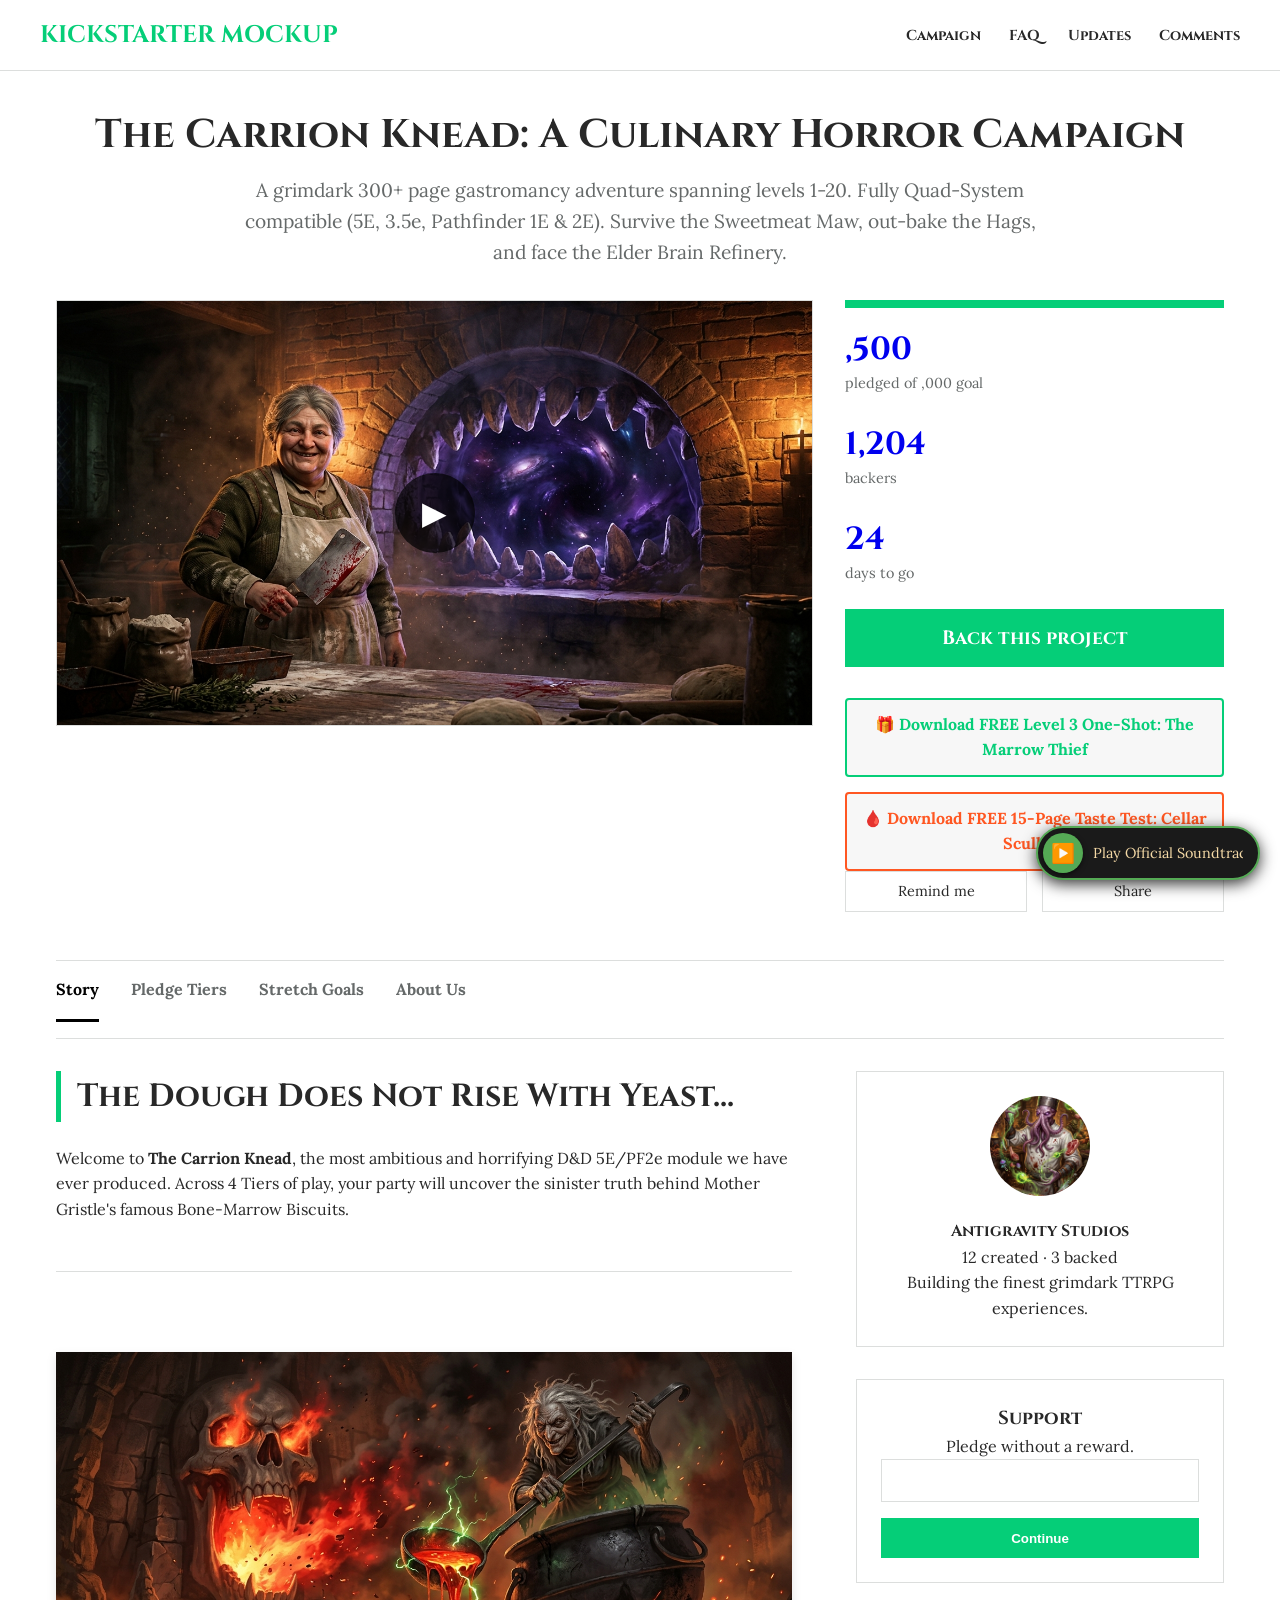
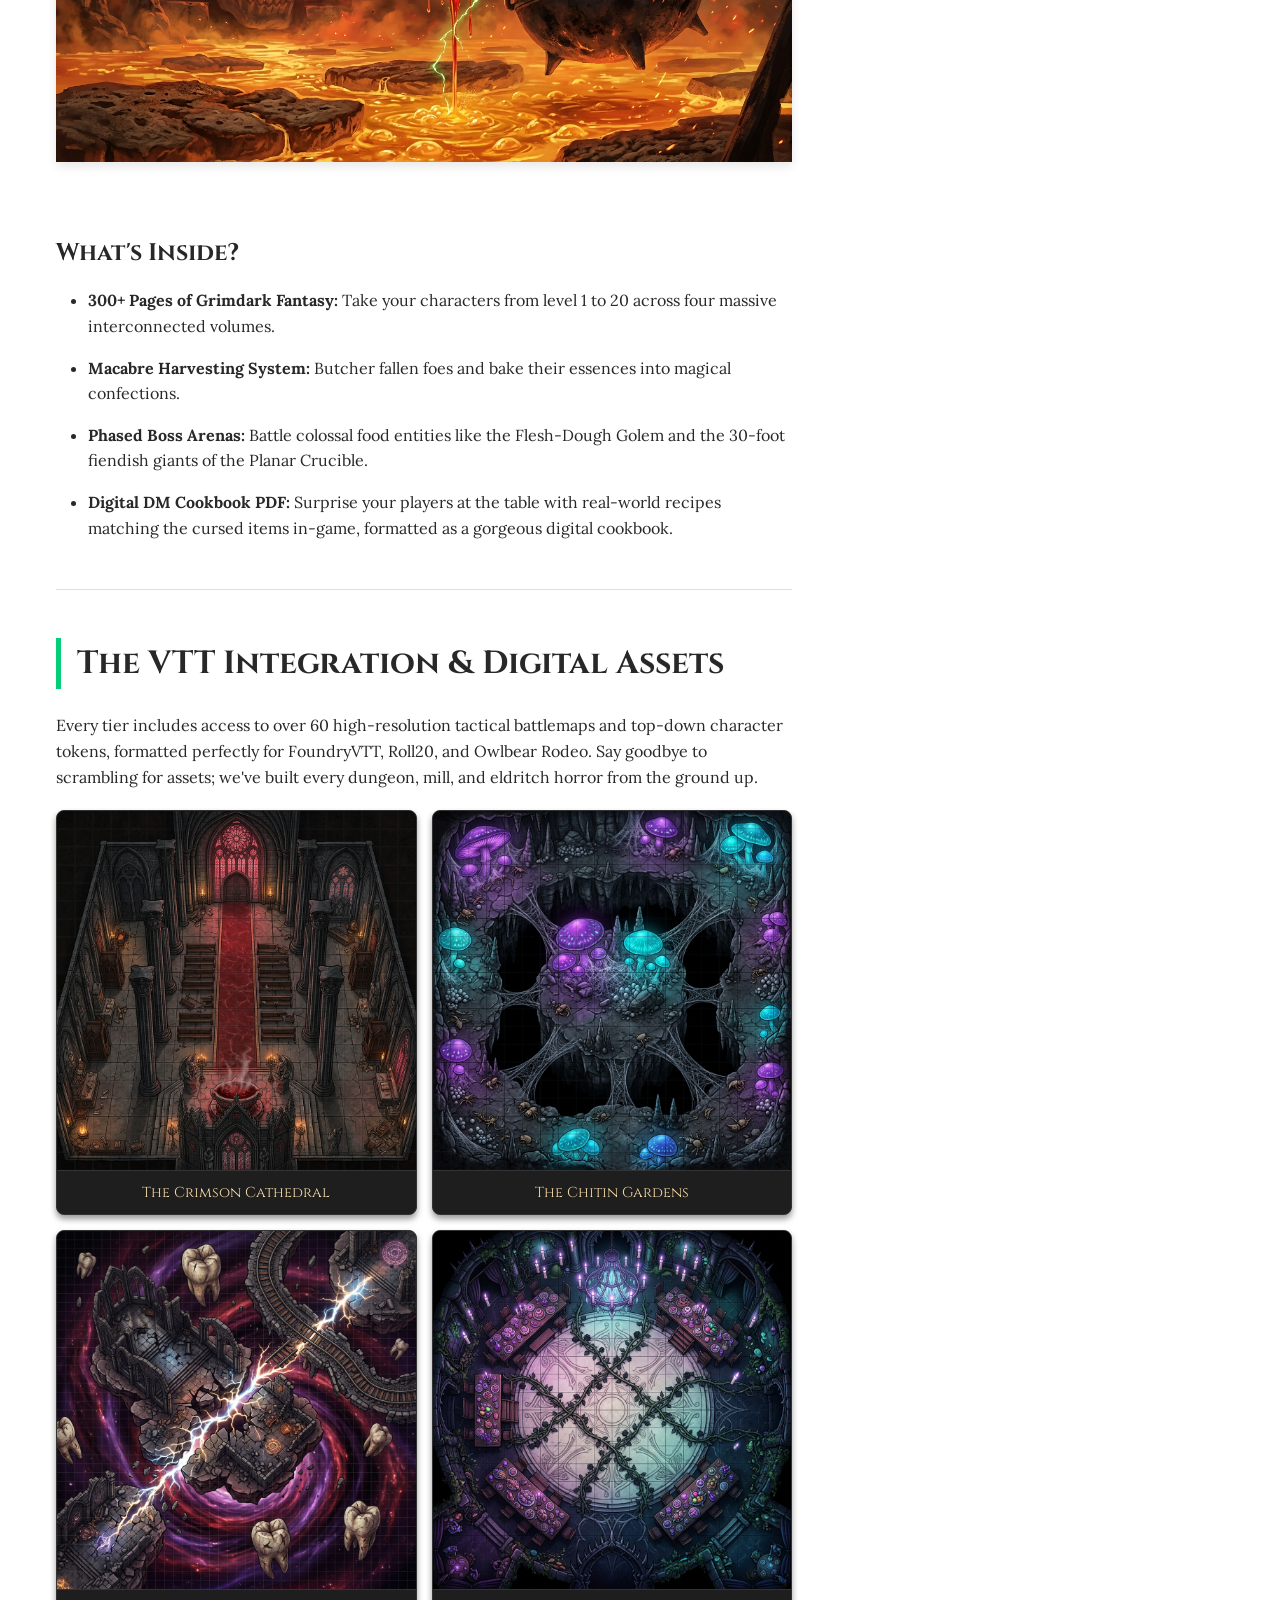
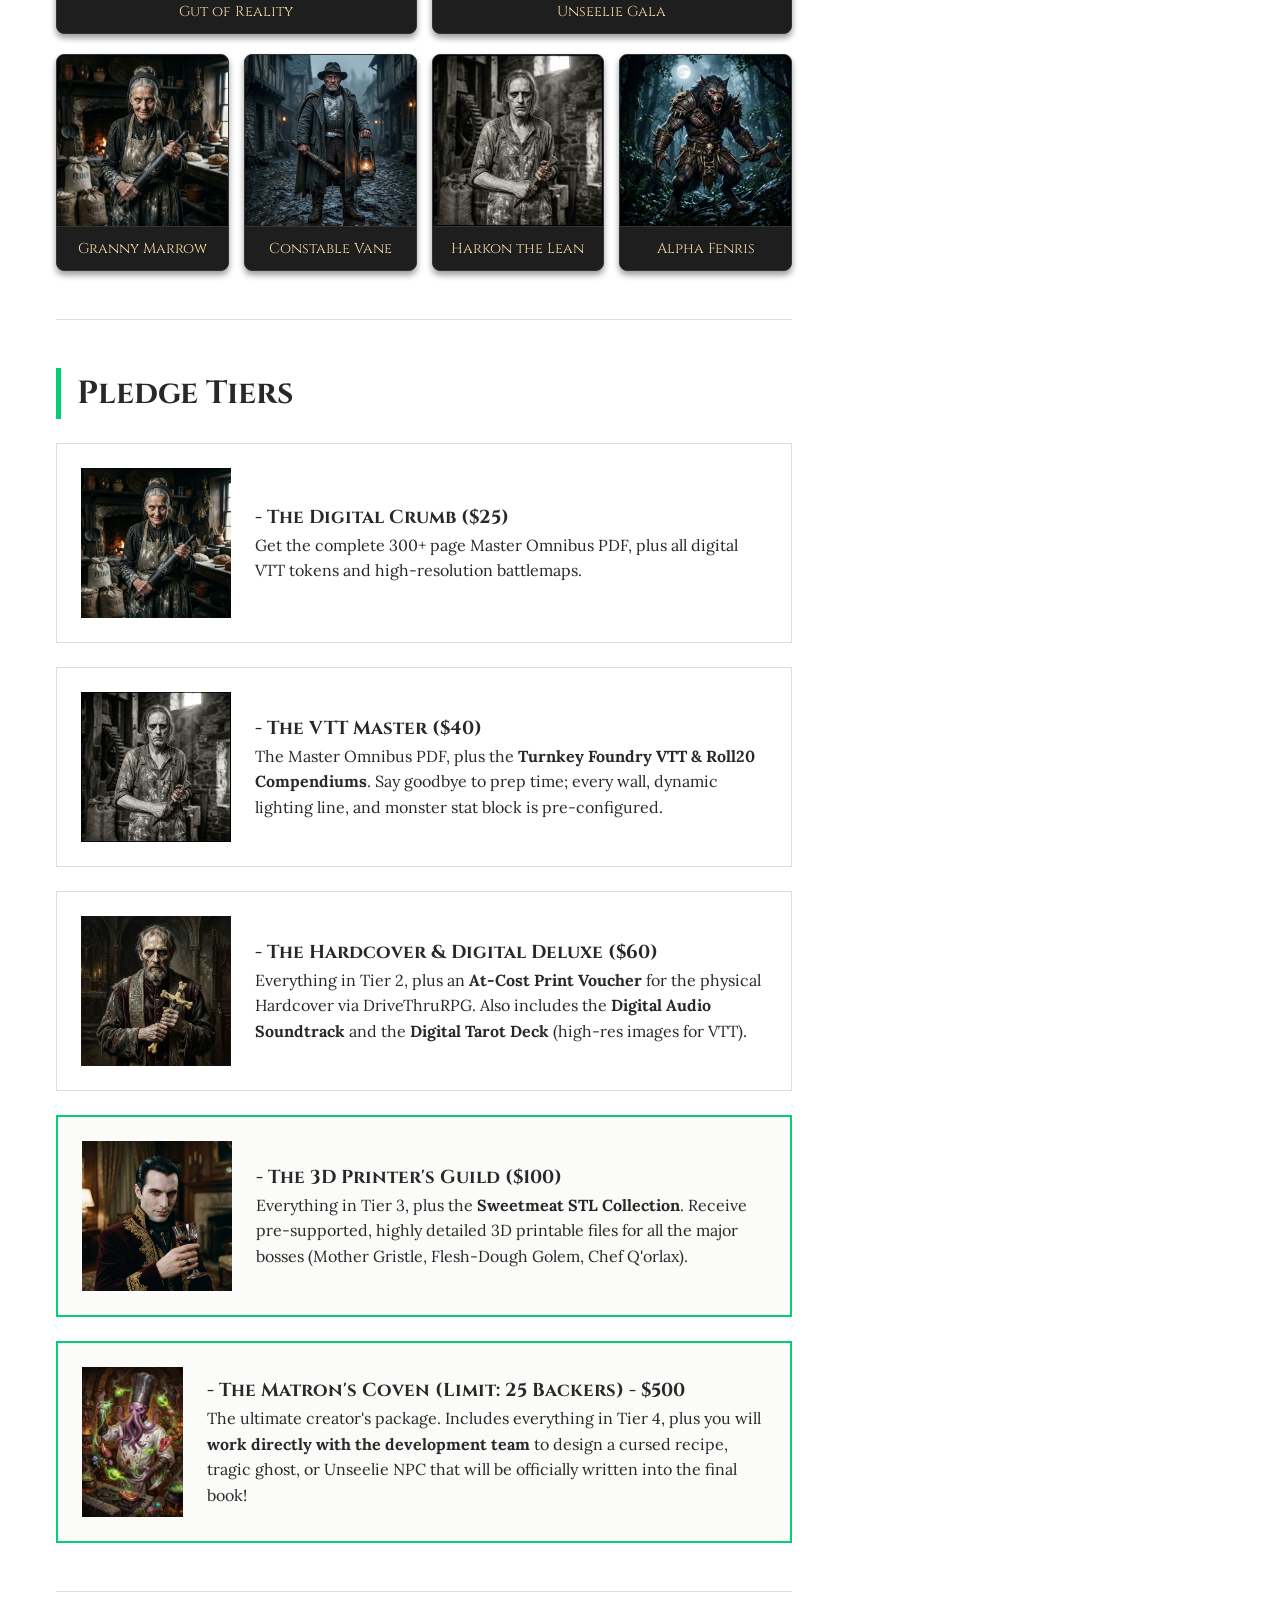
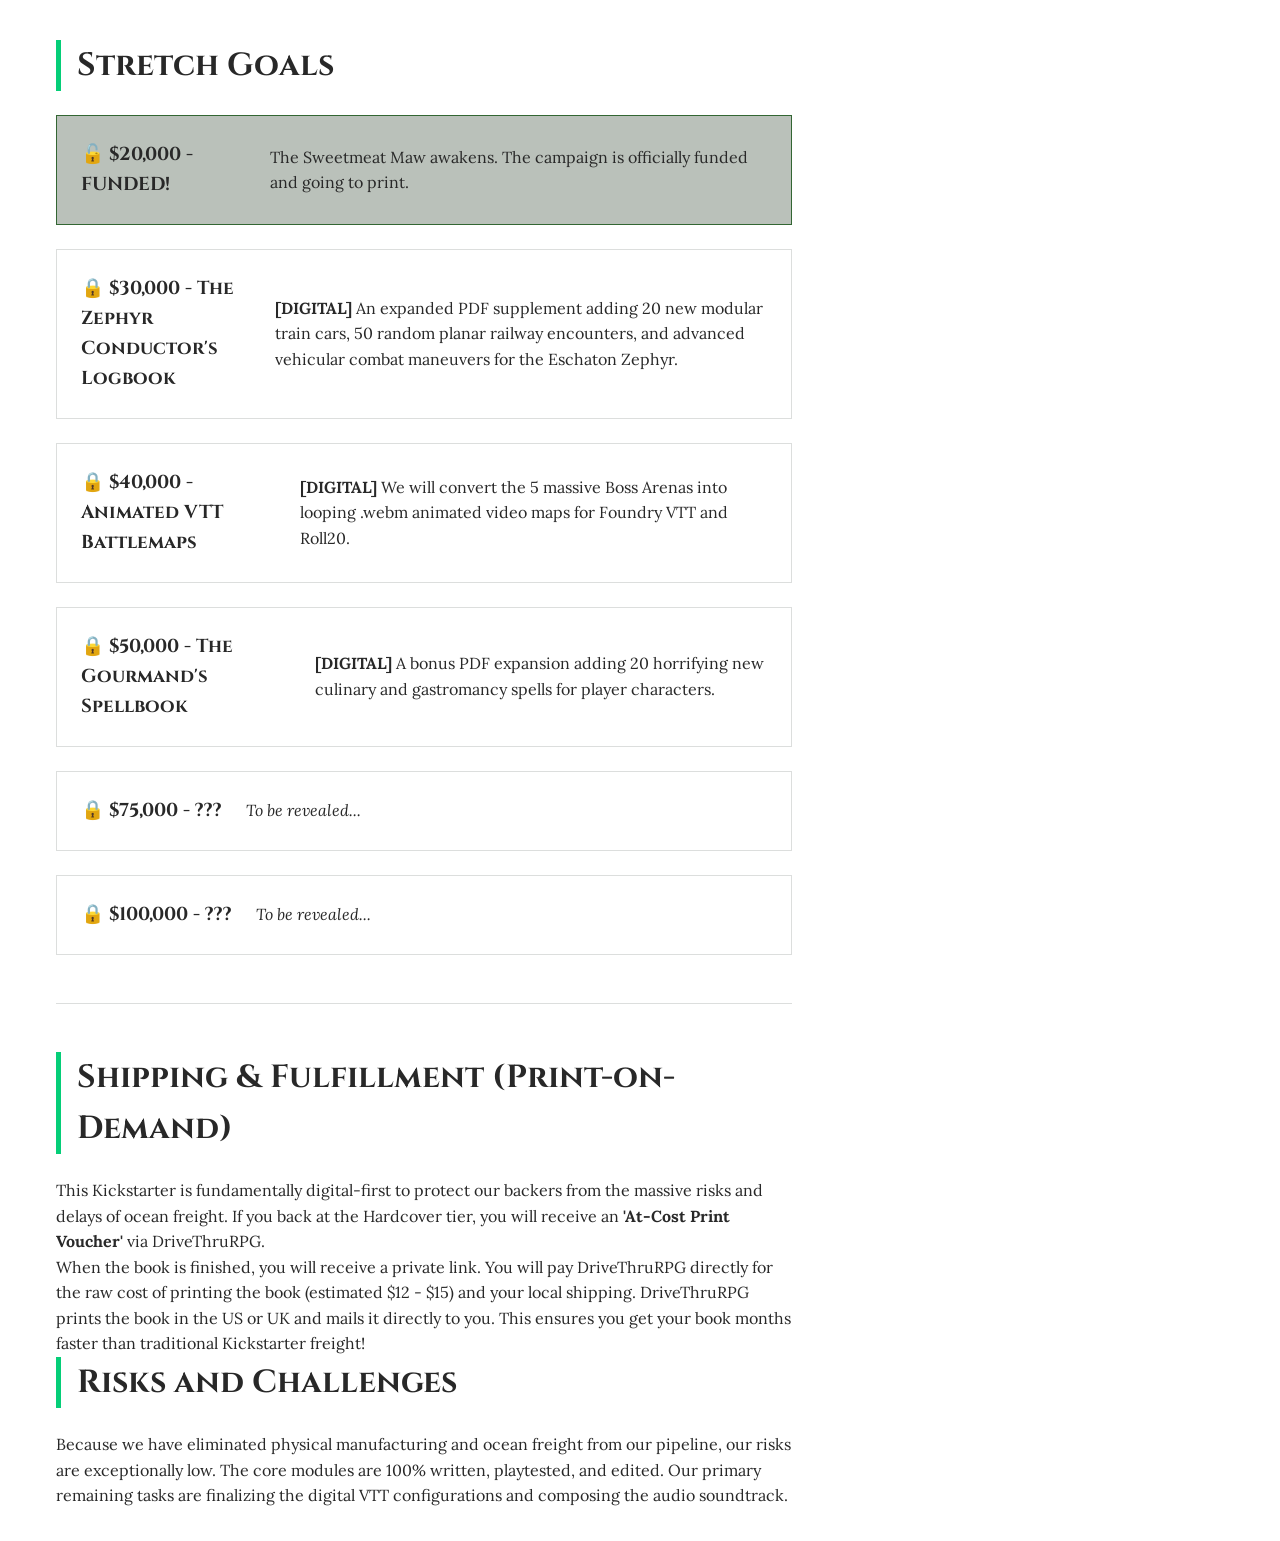
<file: index.html>
<!DOCTYPE html>
<html lang="en">
<head>
    <meta charset="UTF-8">
    <meta name="viewport" content="width=device-width, initial-scale=1.0">
    <title>The Carrion Knead - Kickstarter</title>
    <link rel="stylesheet" href="styles.css">
    <link href="https://fonts.googleapis.com/css2?family=Cinzel:wght@700&family=Lora:ital,wght@0,400;0,700;1,400&display=swap" rel="stylesheet">
</head>
<body>
    <header class="ks-header">
        <div class="ks-nav">
            <span class="logo">KICKSTARTER MOCKUP</span>
            <div class="nav-links">
                <a href="#">Campaign</a>
                <a href="#">FAQ</a>
                <a href="#">Updates</a>
                <a href="#">Comments</a>
            </div>
        </div>
    </header>

    <main class="project-container">
        <section class="hero-section">
            <h1 class="project-title">The Carrion Knead: A Culinary Horror Campaign</h1>
            <p class="project-subtitle">A grimdark 300+ page gastromancy adventure spanning levels 1-20. Fully Quad-System compatible (5E, 3.5e, Pathfinder 1E & 2E). Survive the Sweetmeat Maw, out-bake the Hags, and face the Elder Brain Refinery.</p>
            
            <div class="hero-grid">
                <a href="trailer.html" style="text-decoration:none;"><div class="video-placeholder">
                    <!-- The hero_banner acts as the video thumbnail -->
                    <div class="play-button">▶</div>
                </div>
                <div class="funding-stats">
                    <div class="stat-bar-container"><div class="stat-bar-fill"></div></div>
                    <h2>,500</h2>
                    <p class="pledged-text">pledged of ,000 goal</p>
                    
                    <h2>1,204</h2>
                    <p class="backers-text">backers</p>
                    
                    <h2>24</h2>
                    <p class="days-text">days to go</p>
                    
                    <button class="back-project-btn">Back this project</button>
                    
                    <a href="assets/The_Marrow_Thief_Promo.pdf" target="_blank" class="promo-download-btn" style="display: block; margin-top: 15px; padding: 12px; background-color: #f7f7f7; color: #05ce78; border: 2px solid #05ce78; border-radius: 4px; text-align: center; text-decoration: none; font-weight: bold; font-family: 'Lora', serif; transition: all 0.2s;">
                        🎁 Download FREE Level 3 One-Shot: The Marrow Thief
                    </a>
                    
                    <a href="assets/Cellar_Scullery_Taste_Test.pdf" target="_blank" class="promo-download-btn" style="display: block; margin-top: 15px; padding: 12px; background-color: #f7f7f7; color: #ff5722; border: 2px solid #ff5722; border-radius: 4px; text-align: center; text-decoration: none; font-weight: bold; font-family: 'Lora', serif; transition: all 0.2s;">
                        🩸 Download FREE 15-Page Taste Test: Cellar Scullery
                    </a>

                    <div class="project-links">
                        <a href="#">Remind me</a>
                        <a href="#">Share</a>
                    </div>
                </div>
            </div>
        </section>

        <nav class="campaign-nav">
            <a href="#story" class="active">Story</a>
            <a href="#tiers">Pledge Tiers</a>
            <a href="#stretch-goals">Stretch Goals</a>
            <a href="#team">About Us</a>
        </nav>

        <section class="campaign-body" id="story">
            <div class="story-column">
                <h2 class="section-title">The Dough Does Not Rise With Yeast...</h2>
                <p>Welcome to <strong>The Carrion Knead</strong>, the most ambitious and horrifying D&D 5E/PF2e module we have ever produced. Across 4 Tiers of play, your party will uncover the sinister truth behind Mother Gristle's famous Bone-Marrow Biscuits.</p>
                
                <div class="divider"></div>
                
                <img src="assets/t3_granny_marrow_skull_oven.jpg" alt="Granny Marrow Skull Oven" class="campaign-image">
                
                <h3 class="subsection-title">What's Inside?</h3>
                <ul class="feature-list">
                    <li><strong>300+ Pages of Grimdark Fantasy:</strong> Take your characters from level 1 to 20 across four massive interconnected volumes.</li>
                    <li><strong>Macabre Harvesting System:</strong> Butcher fallen foes and bake their essences into magical confections.</li>
                    <li><strong>Phased Boss Arenas:</strong> Battle colossal food entities like the Flesh-Dough Golem and the 30-foot fiendish giants of the Planar Crucible.</li>
                    <li><strong>Digital DM Cookbook PDF:</strong> Surprise your players at the table with real-world recipes matching the cursed items in-game, formatted as a gorgeous digital cookbook.</li>
                </ul>

                
                <div class="divider"></div>
                
                <h2 class="section-title" id="vtt-assets">The VTT Integration & Digital Assets</h2>
                <p>Every tier includes access to over 60 high-resolution tactical battlemaps and top-down character tokens, formatted perfectly for FoundryVTT, Roll20, and Owlbear Rodeo. Say goodbye to scrambling for assets; we've built every dungeon, mill, and eldritch horror from the ground up.</p>
                
                <div class="vtt-gallery">
                    <div class="vtt-item">
                        <img src="assets/vtt_crimson_cathedral_battlemap.jpg" alt="Crimson Cathedral Map">
                        <p class="vtt-caption">The Crimson Cathedral</p>
                    </div>
                    <div class="vtt-item">
                        <img src="assets/vtt_chitin_gardens_battlemap.jpg" alt="Chitin Gardens Map">
                        <p class="vtt-caption">The Chitin Gardens</p>
                    </div>
                    <div class="vtt-item">
                        <img src="assets/vtt_gut_of_reality_map.jpg" alt="Gut of Reality Map">
                        <p class="vtt-caption">Gut of Reality</p>
                    </div>
                    <div class="vtt-item">
                        <img src="assets/vtt_unseelie_gala_map.jpg" alt="Unseelie Gala Map">
                        <p class="vtt-caption">Unseelie Gala</p>
                    </div>
                </div>
                
                <div class="vtt-gallery token-gallery">
                    <div class="vtt-item">
                        <img src="assets/vtt_token_granny_marrow.jpg" alt="Granny Marrow Token">
                        <p class="vtt-caption">Granny Marrow</p>
                    </div>
                    <div class="vtt-item">
                        <img src="assets/vtt_token_constable_vane.jpg" alt="Constable Vane Token">
                        <p class="vtt-caption">Constable Vane</p>
                    </div>
                    <div class="vtt-item">
                        <img src="assets/vtt_token_harkon_the_lean.jpg" alt="Harkon the Lean Token">
                        <p class="vtt-caption">Harkon the Lean</p>
                    </div>
                    <div class="vtt-item">
                        <img src="assets/vtt_token_alpha_fenris.jpg" alt="Alpha Fenris Token">
                        <p class="vtt-caption">Alpha Fenris</p>
                    </div>
                </div>

                <div class="divider"></div>
                
                <h2 class="section-title" id="tiers">Pledge Tiers</h2>
                
                <div class="tier-card">
                    <img src="assets/vtt_token_granny_marrow.jpg" alt="Tier 1" class="tier-image">
                    <div class="tier-content">
                        <h3> - The Digital Crumb ($25)</h3>
                        <p>Get the complete 300+ page Master Omnibus PDF, plus all digital VTT tokens and high-resolution battlemaps.</p>
                    </div>
                </div>

                <div class="tier-card">
                    <img src="assets/vtt_token_harkon_the_lean.jpg" alt="Tier 2" class="tier-image">
                    <div class="tier-content">
                        <h3> - The VTT Master ($40)</h3>
                        <p>The Master Omnibus PDF, plus the <strong>Turnkey Foundry VTT & Roll20 Compendiums</strong>. Say goodbye to prep time; every wall, dynamic lighting line, and monster stat block is pre-configured.</p>
                    </div>
                </div>

                <div class="tier-card">
                    <img src="assets/vtt_token_father_theobald.jpg" alt="Tier 3" class="tier-image">
                    <div class="tier-content">
                        <h3> - The Hardcover & Digital Deluxe ($60)</h3>
                        <p>Everything in Tier 2, plus an <strong>At-Cost Print Voucher</strong> for the physical Hardcover via DriveThruRPG. Also includes the <strong>Digital Audio Soundtrack</strong> and the <strong>Digital Tarot Deck</strong> (high-res images for VTT).</p>
                    </div>
                </div>

                <div class="tier-card premium-tier">
                    <img src="assets/vtt_token_baron_cassian_vael.jpg" alt="Tier 4" class="tier-image">
                    <div class="tier-content">
                        <h3> - The 3D Printer's Guild ($100)</h3>
                        <p>Everything in Tier 3, plus the <strong>Sweetmeat STL Collection</strong>. Receive pre-supported, highly detailed 3D printable files for all the major bosses (Mother Gristle, Flesh-Dough Golem, Chef Q'orlax).</p>
                    </div>
                </div>
                
                <div class="tier-card premium-tier">
                    <img src="assets/portrait_chef_qorlax.jpg" alt="Tier 5" class="tier-image">
                    <div class="tier-content">
                        <h3> - The Matron's Coven (Limit: 25 Backers) - $500</h3>
                        <p>The ultimate creator's package. Includes everything in Tier 4, plus you will <strong>work directly with the development team</strong> to design a cursed recipe, tragic ghost, or Unseelie NPC that will be officially written into the final book!</p>
                    </div>
                </div>
                
                <div class="divider"></div>

                <h2 class="section-title" id="stretch-goals">Stretch Goals</h2>
                <div class="stretch-goal-list">
                    <div class="stretch-goal unlocked">
                        <h3>🔓 $20,000 - FUNDED!</h3>
                        <p>The Sweetmeat Maw awakens. The campaign is officially funded and going to print.</p>
                    </div>
                    <div class="stretch-goal">
                        <h3>🔒 $30,000 - The Zephyr Conductor's Logbook</h3>
                        <p><strong>[DIGITAL]</strong> An expanded PDF supplement adding 20 new modular train cars, 50 random planar railway encounters, and advanced vehicular combat maneuvers for the Eschaton Zephyr.</p>
                    </div>
                    <div class="stretch-goal">
                        <h3>🔒 $40,000 - Animated VTT Battlemaps</h3>
                        <p><strong>[DIGITAL]</strong> We will convert the 5 massive Boss Arenas into looping .webm animated video maps for Foundry VTT and Roll20.</p>
                    </div>
                    <div class="stretch-goal">
                        <h3>🔒 $50,000 - The Gourmand's Spellbook</h3>
                        <p><strong>[DIGITAL]</strong> A bonus PDF expansion adding 20 horrifying new culinary and gastromancy spells for player characters.</p>
                    </div>
                    <div class="stretch-goal mystery">
                        <h3>🔒 $75,000 - ???</h3>
                        <p><em>To be revealed...</em></p>
                    </div>
                    <div class="stretch-goal mystery">
                        <h3>🔒 $100,000 - ???</h3>
                        <p><em>To be revealed...</em></p>
                    </div>
                </div>
                
                <div class="divider"></div>
                <h2 class="section-title" id="shipping">Shipping & Fulfillment (Print-on-Demand)</h2>
                <p>This Kickstarter is fundamentally digital-first to protect our backers from the massive risks and delays of ocean freight. If you back at the Hardcover tier, you will receive an <strong>'At-Cost Print Voucher'</strong> via DriveThruRPG.</p>
                <p>When the book is finished, you will receive a private link. You will pay DriveThruRPG directly for the raw cost of printing the book (estimated $12 - $15) and your local shipping. DriveThruRPG prints the book in the US or UK and mails it directly to you. This ensures you get your book months faster than traditional Kickstarter freight!</p>
                
                <h2 class="section-title" id="risks">Risks and Challenges</h2>
                <p>Because we have eliminated physical manufacturing and ocean freight from our pipeline, our risks are exceptionally low. The core modules are 100% written, playtested, and edited. Our primary remaining tasks are finalizing the digital VTT configurations and composing the audio soundtrack.</p>

            </div>
            <div class="sidebar">
                <div class="creator-card">
                    <img src="assets/portrait_chef_qorlax.jpg" alt="Creator" class="creator-avatar">
                    <h4>Antigravity Studios</h4>
                    <p>12 created · 3 backed</p>
                    <p>Building the finest grimdark TTRPG experiences.</p>
                </div>
                <div class="support-card">
                    <h3>Support</h3>
                    <p>Pledge without a reward.</p>
                    <input type="text" placeholder="">
                    <button class="small-btn">Continue</button>
                </div>
            </div>
        </section>
    </main>

    <!-- STICKY GLOBAL AUDIO PLAYER -->
    <div id="sticky-audio-player">
        <button id="global-play-btn">▶️</button>
        <div class="scrolling-text-container">
            <span id="now-playing-text">Play Official Soundtrack</span>
        </div>
    </div>

    <script>
        const playlist = [
            { title: "Don't Eat The Bard", src: "assets/dont_eat_the_bard.mp3" },
            { title: "Mistress of the Hearth", src: "assets/mistress_of_the_hearth.mp3" },
            { title: "Yeast of Burden", src: "assets/yeast_of_burden.mp3" }
        ];
        
        let currentTrack = 0;
        const globalAudio = new Audio(playlist[currentTrack].src);
        const playBtn = document.getElementById('global-play-btn');
        const nowPlaying = document.getElementById('now-playing-text');
        
        globalAudio.addEventListener('ended', () => {
            currentTrack++;
            if (currentTrack >= playlist.length) {
                currentTrack = 0; // Loop back to the beginning
            }
            globalAudio.src = playlist[currentTrack].src;
            globalAudio.play().catch(e => console.log(e));
            updateText();
        });

        function updateText() {
            nowPlaying.innerText = "🎵 Now Playing: " + playlist[currentTrack].title;
        }

        playBtn.addEventListener('click', () => {
            if (globalAudio.paused) {
                // If it's the first time playing, make sure source is correct
                if (!globalAudio.src.includes(playlist[currentTrack].src)) {
                    globalAudio.src = playlist[currentTrack].src;
                }
                globalAudio.play();
                playBtn.innerHTML = '⏸️';
                updateText();
            } else {
                globalAudio.pause();
                playBtn.innerHTML = '▶️';
                nowPlaying.innerText = "🔇 Paused";
            }
        });
    </script>
</body>

</html>
</file>
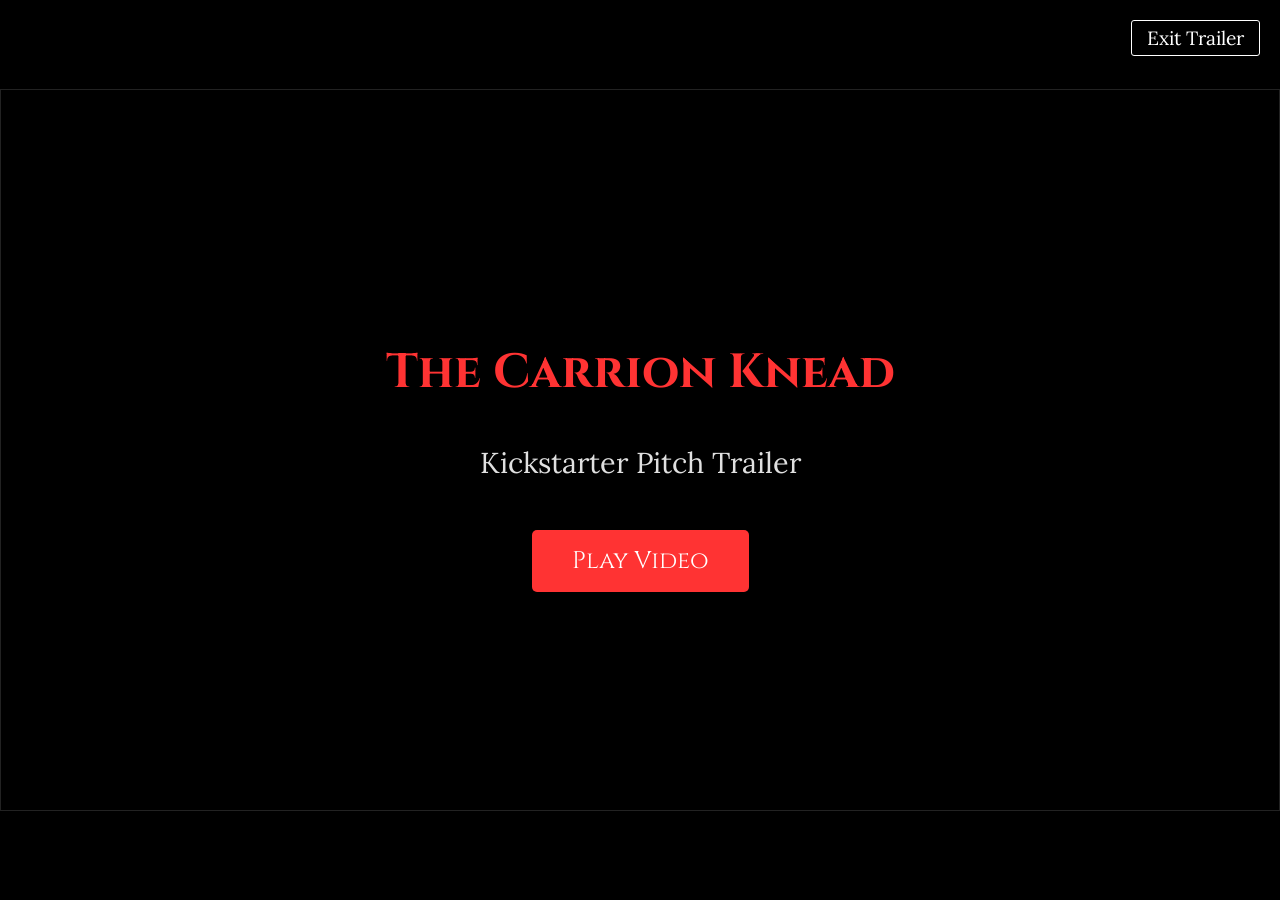
<file: trailer.html>
<!DOCTYPE html>
<html lang="en">
<head>
    <meta charset="UTF-8">
    <meta name="viewport" content="width=device-width, initial-scale=1.0">
    <title>The Carrion Knead - Pitch Trailer</title>
    <link href="https://fonts.googleapis.com/css2?family=Cinzel:wght@700&family=Lora:ital,wght@0,400;0,700;1,400&display=swap" rel="stylesheet">
    <style>
        body, html {
            margin: 0;
            padding: 0;
            width: 100%;
            height: 100%;
            background-color: #000;
            color: #fff;
            font-family: 'Cinzel', serif;
            overflow: hidden;
            display: flex;
            justify-content: center;
            align-items: center;
        }
        
        #trailer-container {
            position: relative;
            width: 100%;
            height: 100%;
            max-width: 1280px;
            max-height: 720px;
            background: #000;
            overflow: hidden;
            box-shadow: 0 0 50px rgba(0,0,0,0.8);
            border: 1px solid #222;
        }

        .scene {
            position: absolute;
            top: 0;
            left: 0;
            width: 100%;
            height: 100%;
            opacity: 0;
            transition: opacity 1.5s ease-in-out;
            display: flex;
            justify-content: center;
            align-items: center;
            background-size: cover;
            background-position: center;
        }

        .scene.active {
            opacity: 1;
        }
        
        .scene.ken-burns {
            animation: kenBurns 10s linear forwards;
        }

        @keyframes kenBurns {
            0% { transform: scale(1.0) translate(0, 0); }
            100% { transform: scale(1.15) translate(-2%, -2%); }
        }

        .overlay {
            position: absolute;
            top: 0; left: 0; width: 100%; height: 100%;
            background: rgba(0,0,0,0.5);
            z-index: 10;
        }

        .text-layer {
            position: absolute;
            z-index: 20;
            text-align: center;
            width: 80%;
            text-shadow: 2px 2px 10px #000;
            opacity: 0;
            transition: opacity 1s ease-in-out;
            transform: translateY(20px);
            transition: opacity 1s ease, transform 1s ease;
        }

        .scene.active .text-layer {
            opacity: 1;
            transform: translateY(0);
        }

        h1 { font-size: 3rem; color: #ff3333; margin-bottom: 10px; }
        p { font-size: 1.8rem; font-family: 'Lora', serif; color: #e0e0e0; white-space: pre-line;}
        
        #start-screen {
            position: absolute;
            z-index: 100;
            width: 100%; height: 100%;
            background: rgba(0,0,0,0.8);
            display: flex;
            flex-direction: column;
            justify-content: center;
            align-items: center;
        }
        
        button {
            padding: 15px 40px;
            font-size: 1.5rem;
            font-family: 'Cinzel', serif;
            background: #ff3333;
            color: #fff;
            border: none;
            cursor: pointer;
            border-radius: 5px;
            transition: background 0.3s ease;
            margin-top: 20px;
        }
        button:hover { background: #cc0000; }
        
        .close-btn {
            position: absolute;
            top: 20px; right: 20px;
            z-index: 200;
            color: white;
            text-decoration: none;
            font-size: 1.2rem;
            font-family: 'Lora', serif;
            border: 1px solid white;
            padding: 5px 15px;
            border-radius: 3px;
        }
        .close-btn:hover { background: white; color: black; }
    </style>
</head>
<body>

    <a href="index.html" class="close-btn">Exit Trailer</a>

    <div id="trailer-container">
        
        <div id="start-screen">
            <h1>The Carrion Knead</h1>
            <p>Kickstarter Pitch Trailer</p>
            <button onclick="startTrailer()">Play Video</button>
        </div>

        <div id="scenes"></div>

    </div>

    <script>
        const scriptData = [
            {
                time: 0,
                duration: 5000,
                image: 'assets/vtt_bleak_hollow_town_square_map.jpg',
                title: '',
                text: '"In the shadow of the Crimson Cathedral,\nthe hunger never sleeps..."'
            },
            {
                time: 5000,
                duration: 6000,
                image: 'assets/vtt_token_granny_marrow.jpg',
                title: '',
                text: '"Oh, don\'t be shy, my sweetlings...\ncome in by the fire.\nThere\'s plenty of marrow for everyone."\n- Mother Gristle'
            },
            {
                time: 11000,
                duration: 4000,
                image: 'assets/vtt_bone_meal_cistern_map.jpg',
                title: 'Welcome to The Carrion Knead',
                text: 'A massive, 300-page grimdark gastromancy campaign\nthat will test your party\'s stomach... and their souls.'
            },
            {
                time: 15000,
                duration: 6000,
                image: 'assets/vtt_token_baron_cassian_vael.jpg',
                title: '',
                text: '"The feast is prepared. The only question is...\nare you the diner, or the dish?"\n- High Inquisitor Vael'
            },
            {
                time: 21000,
                duration: 4000,
                image: 'assets/vtt_crimson_cathedral_battlemap.jpg',
                title: 'HARVEST. BAKE. SURVIVE.',
                text: 'Hunt eldritch ingredients and bake forbidden magic!\nFace colossal horrors across four tiers of play.'
            },
            {
                time: 25000,
                duration: 5000,
                image: 'assets/vtt_spore_engine_map.jpg',
                title: 'The Ultimate Collection',
                text: 'Secure the complete Digital-First Edition.\nTurnkey VTT Compendiums, the Audio Soundtrack, and the Digital Tarot Deck!'
            },
            {
                time: 30000,
                duration: 4000,
                image: 'assets/vtt_gut_of_reality_map.jpg',
                title: 'Premium VTT Integration',
                text: 'Over 60 premium VTT battlemaps and tokens included in every tier!'
            },
            {
                time: 34000,
                duration: 4000,
                image: 'assets/vtt_token_dread_golem.jpg',
                title: '',
                text: 'Will you survive the Sweetmeat Maw?'
            },
            {
                time: 38000,
                duration: 5000,
                image: '',
                title: 'THE CARRION KNEAD',
                text: 'Kickstarter Exclusive.\nBack it today.'
            }
        ];

        const scenesContainer = document.getElementById('scenes');

        function buildScenes() {
            scriptData.forEach((scene, index) => {
                const sceneDiv = document.createElement('div');
                sceneDiv.className = 'scene';
                sceneDiv.id = 'scene-' + index;
                if (scene.image) {
                    sceneDiv.style.backgroundImage = 'url("' + scene.image + '")';
                    sceneDiv.classList.add('ken-burns');
                }
                
                const overlay = document.createElement('div');
                overlay.className = 'overlay';
                
                const textLayer = document.createElement('div');
                textLayer.className = 'text-layer';
                
                if (scene.title) {
                    const h1 = document.createElement('h1');
                    h1.innerText = scene.title;
                    textLayer.appendChild(h1);
                }
                if (scene.text) {
                    const p = document.createElement('p');
                    p.innerText = scene.text;
                    textLayer.appendChild(p);
                }
                
                sceneDiv.appendChild(overlay);
                sceneDiv.appendChild(textLayer);
                scenesContainer.appendChild(sceneDiv);
            });
        }

        function startTrailer() {
            document.getElementById('start-screen').style.display = 'none';
            buildScenes();
            
            scriptData.forEach((scene, index) => {
                setTimeout(() => {
                    // Hide all other scenes
                    document.querySelectorAll('.scene').forEach(el => el.classList.remove('active'));
                    // Show current scene
                    const currentScene = document.getElementById('scene-' + index);
                    if (currentScene) currentScene.classList.add('active');
                }, scene.time);
            });
        }
    </script>
</body>
</html>
</file>
<file: styles.css>
:root {
    --ks-green: #05ce78;
    --ks-green-hover: #03a860;
    --text-main: #282828;
    --text-muted: #656969;
    --bg-light: #fbfbfa;
    --border-color: #dcdedd;
}

* {
    box-sizing: border-box;
    margin: 0;
    padding: 0;
}

body {
    font-family: 'Lora', serif;
    color: var(--text-main);
    background-color: #ffffff;
    line-height: 1.6;
}

h1, h2, h3, h4, .logo, .ks-nav a, .back-project-btn {
    font-family: 'Cinzel', serif;
}

/* Header */
.ks-header {
    border-bottom: 1px solid var(--border-color);
    padding: 1rem 2rem;
    background: #fff;
    position: sticky;
    top: 0;
    z-index: 100;
}

.ks-nav {
    display: flex;
    justify-content: space-between;
    align-items: center;
    max-width: 1200px;
    margin: 0 auto;
}

.logo {
    font-size: 1.5rem;
    font-weight: 700;
    color: var(--ks-green);
}

.nav-links a {
    text-decoration: none;
    color: var(--text-main);
    margin-left: 1.5rem;
    font-size: 0.9rem;
    font-weight: bold;
}

/* Project Hero */
.project-container {
    max-width: 1200px;
    margin: 2rem auto;
    padding: 0 1rem;
}

.project-title {
    font-size: 2.5rem;
    text-align: center;
    margin-bottom: 0.5rem;
}

.project-subtitle {
    font-size: 1.2rem;
    text-align: center;
    color: var(--text-muted);
    margin-bottom: 2rem;
    max-width: 800px;
    margin-left: auto;
    margin-right: auto;
}

.hero-grid {
    display: grid;
    grid-template-columns: 2fr 1fr;
    gap: 2rem;
    margin-bottom: 3rem;
}

.video-placeholder {
    background-image: url('assets/hero_banner_gristle.jpg');
    background-size: cover;
    background-position: center 20%;
    aspect-ratio: 16/9;
    position: relative;
    border: 1px solid var(--border-color);
}

.play-button {
    position: absolute;
    top: 50%;
    left: 50%;
    transform: translate(-50%, -50%);
    background: rgba(0,0,0,0.7);
    color: white;
    width: 80px;
    height: 80px;
    border-radius: 50%;
    display: flex;
    justify-content: center;
    align-items: center;
    font-size: 2rem;
    cursor: pointer;
}

.stat-bar-container {
    width: 100%;
    height: 8px;
    background: #e6e6e6;
    margin-bottom: 1rem;
}

.stat-bar-fill {
    width: 100%;
    height: 100%;
    background: var(--ks-green);
}

.funding-stats h2 {
    font-size: 2rem;
    margin-bottom: -0.2rem;
}

.funding-stats p {
    color: var(--text-muted);
    margin-bottom: 1.5rem;
    font-size: 0.9rem;
}

.back-project-btn {
    width: 100%;
    padding: 1rem;
    background: var(--ks-green);
    color: white;
    border: none;
    font-size: 1.2rem;
    font-weight: bold;
    cursor: pointer;
    margin-bottom: 1rem;
    transition: background 0.2s;
}

.back-project-btn:hover {
    background: var(--ks-green-hover);
}

.project-links {
    display: flex;
    justify-content: space-between;
}
.project-links a {
    padding: 0.5rem 1rem;
    border: 1px solid var(--border-color);
    text-decoration: none;
    color: var(--text-main);
    font-size: 0.9rem;
    width: 48%;
    text-align: center;
}

/* Campaign Body */
.campaign-nav {
    border-top: 1px solid var(--border-color);
    border-bottom: 1px solid var(--border-color);
    padding: 1rem 0;
    margin-bottom: 2rem;
    display: flex;
    gap: 2rem;
}

.campaign-nav a {
    text-decoration: none;
    color: var(--text-muted);
    font-weight: bold;
    font-size: 1rem;
}

.campaign-nav a.active {
    color: black;
    border-bottom: 3px solid black;
    padding-bottom: 1rem;
}

.campaign-body {
    display: grid;
    grid-template-columns: 2fr 1fr;
    gap: 4rem;
}

.section-title {
    font-size: 2rem;
    margin-bottom: 1.5rem;
    border-left: 5px solid var(--ks-green);
    padding-left: 1rem;
}

.subsection-title {
    font-size: 1.5rem;
    margin: 2rem 0 1rem;
}

.campaign-image {
    width: 100%;
    margin: 2rem 0;
    box-shadow: 0 4px 10px rgba(0,0,0,0.1);
}

.divider {
    height: 1px;
    background: var(--border-color);
    margin: 3rem 0;
}

.feature-list {
    margin-left: 2rem;
    margin-bottom: 2rem;
}
.feature-list li {
    margin-bottom: 1rem;
}

/* Tiers and Goals */
.tier-card, .stretch-goal {
    border: 1px solid var(--border-color);
    padding: 1.5rem;
    margin-bottom: 1.5rem;
    display: flex;
    gap: 1.5rem;
    align-items: center;
}

.premium-tier {
    border: 2px solid var(--ks-green);
    background: var(--bg-light);
}

.tier-image {
    width: 150px;
    height: 150px;
    object-fit: cover;
}

.sg-icon {
    width: 80px;
    height: 80px;
    object-fit: cover;
    border-radius: 50%;
}

.stretch-goal.locked {
    opacity: 0.6;
    background: #f5f5f5;
}

/* Sidebar */
.creator-card, .support-card {
    border: 1px solid var(--border-color);
    padding: 1.5rem;
    margin-bottom: 2rem;
    text-align: center;
}

.creator-avatar {
    width: 100px;
    height: 100px;
    border-radius: 50%;
    object-fit: cover;
    margin-bottom: 1rem;
}

.support-card input {
    width: 100%;
    padding: 0.8rem;
    margin-bottom: 1rem;
    border: 1px solid var(--border-color);
}

.small-btn {
    width: 100%;
    padding: 0.8rem;
    background: var(--ks-green);
    color: white;
    border: none;
    font-weight: bold;
    cursor: pointer;
}
.vtt-gallery {
    display: grid;
    grid-template-columns: repeat(2, 1fr);
    gap: 15px;
    margin-top: 20px;
    margin-bottom: 20px;
}

.token-gallery {
    grid-template-columns: repeat(4, 1fr);
}

.vtt-item {
    background: #1e1e1e;
    border: 1px solid #333;
    border-radius: 8px;
    overflow: hidden;
    text-align: center;
    box-shadow: 0 4px 6px rgba(0, 0, 0, 0.4);
}

.vtt-item img {
    width: 100%;
    height: auto;
    display: block;
    border-bottom: 1px solid #333;
    transition: transform 0.3s ease;
}

.vtt-item:hover img {
    transform: scale(1.05);
}

.vtt-caption {
    padding: 10px;
    font-size: 0.9em;
    color: #f4d9a6;
    margin: 0;
    font-family: 'Cinzel', serif;
}
.sg-badge {
    display: flex;
    align-items: center;
    justify-content: center;
    width: 80px;
    height: 80px;
    border-radius: 50%;
    font-weight: bold;
    font-size: 1.1rem;
    flex-shrink: 0;
    text-align: center;
    font-family: 'Cinzel', serif;
}
.sg-unlocked {
    background: #1c331c;
    color: #8cff8c;
    border: 2px solid #336633;
    box-shadow: 0 0 15px rgba(51, 102, 51, 0.4);
}
.sg-locked {
    background: #111;
    color: #666;
    border: 2px solid #333;
}
.stretch-goal.unlocked {
    background: rgba(28, 51, 28, 0.3);
    border-color: #336633;
}
.stretch-goal.locked {
    background: rgba(17, 17, 17, 0.5);
    border-color: #333;
    opacity: 0.8;
}
.audio-gallery {
    display: flex;
    flex-direction: column;
    gap: 15px;
    margin-top: 20px;
    margin-bottom: 20px;
}
.audio-track {
    background: #1a1a1a;
    padding: 15px;
    border: 1px solid #333;
    border-radius: 8px;
    box-shadow: 0 4px 6px rgba(0,0,0,0.3);
}
.audio-track h4 {
    margin-top: 0;
    margin-bottom: 10px;
    color: #f4d9a6;
    font-family: 'Cinzel', serif;
    font-size: 1.1rem;
}
.audio-track audio {
    width: 100%;
    height: 40px;
    outline: none;
    border-radius: 4px;
}
audio::-webkit-media-controls-panel {
    background-color: #333;
}
audio::-webkit-media-controls-play-button,
audio::-webkit-media-controls-current-time-display,
audio::-webkit-media-controls-time-remaining-display,
audio::-webkit-media-controls-timeline,
audio::-webkit-media-controls-volume-slider {
    filter: invert(1);
}
#sticky-audio-player {
    position: fixed;
    bottom: 20px;
    right: 20px;
    background: #1a1a1a;
    border: 2px solid #55aa55;
    border-radius: 50px;
    padding: 5px 15px 5px 5px;
    display: flex;
    align-items: center;
    gap: 10px;
    z-index: 10000;
    box-shadow: 0 4px 15px rgba(0,0,0,0.8);
    font-family: 'Lora', serif;
    color: #f4d9a6;
    max-width: 250px;
}

#global-play-btn {
    background: #55aa55;
    color: white;
    border: none;
    border-radius: 50%;
    width: 40px;
    height: 40px;
    font-size: 1.2rem;
    cursor: pointer;
    display: flex;
    justify-content: center;
    align-items: center;
    box-shadow: 0 2px 5px rgba(0,0,0,0.5);
    transition: background 0.2s;
    margin: 0;
    padding: 0;
}

#global-play-btn:hover {
    background: #448844;
}

.scrolling-text-container {
    overflow: hidden;
    white-space: nowrap;
    width: 150px;
}

#now-playing-text {
    display: inline-block;
    font-size: 0.9rem;
    animation: scroll-text 10s linear infinite;
}

@keyframes scroll-text {
    0% { transform: translateX(100%); }
    100% { transform: translateX(-100%); }
}
</file>
